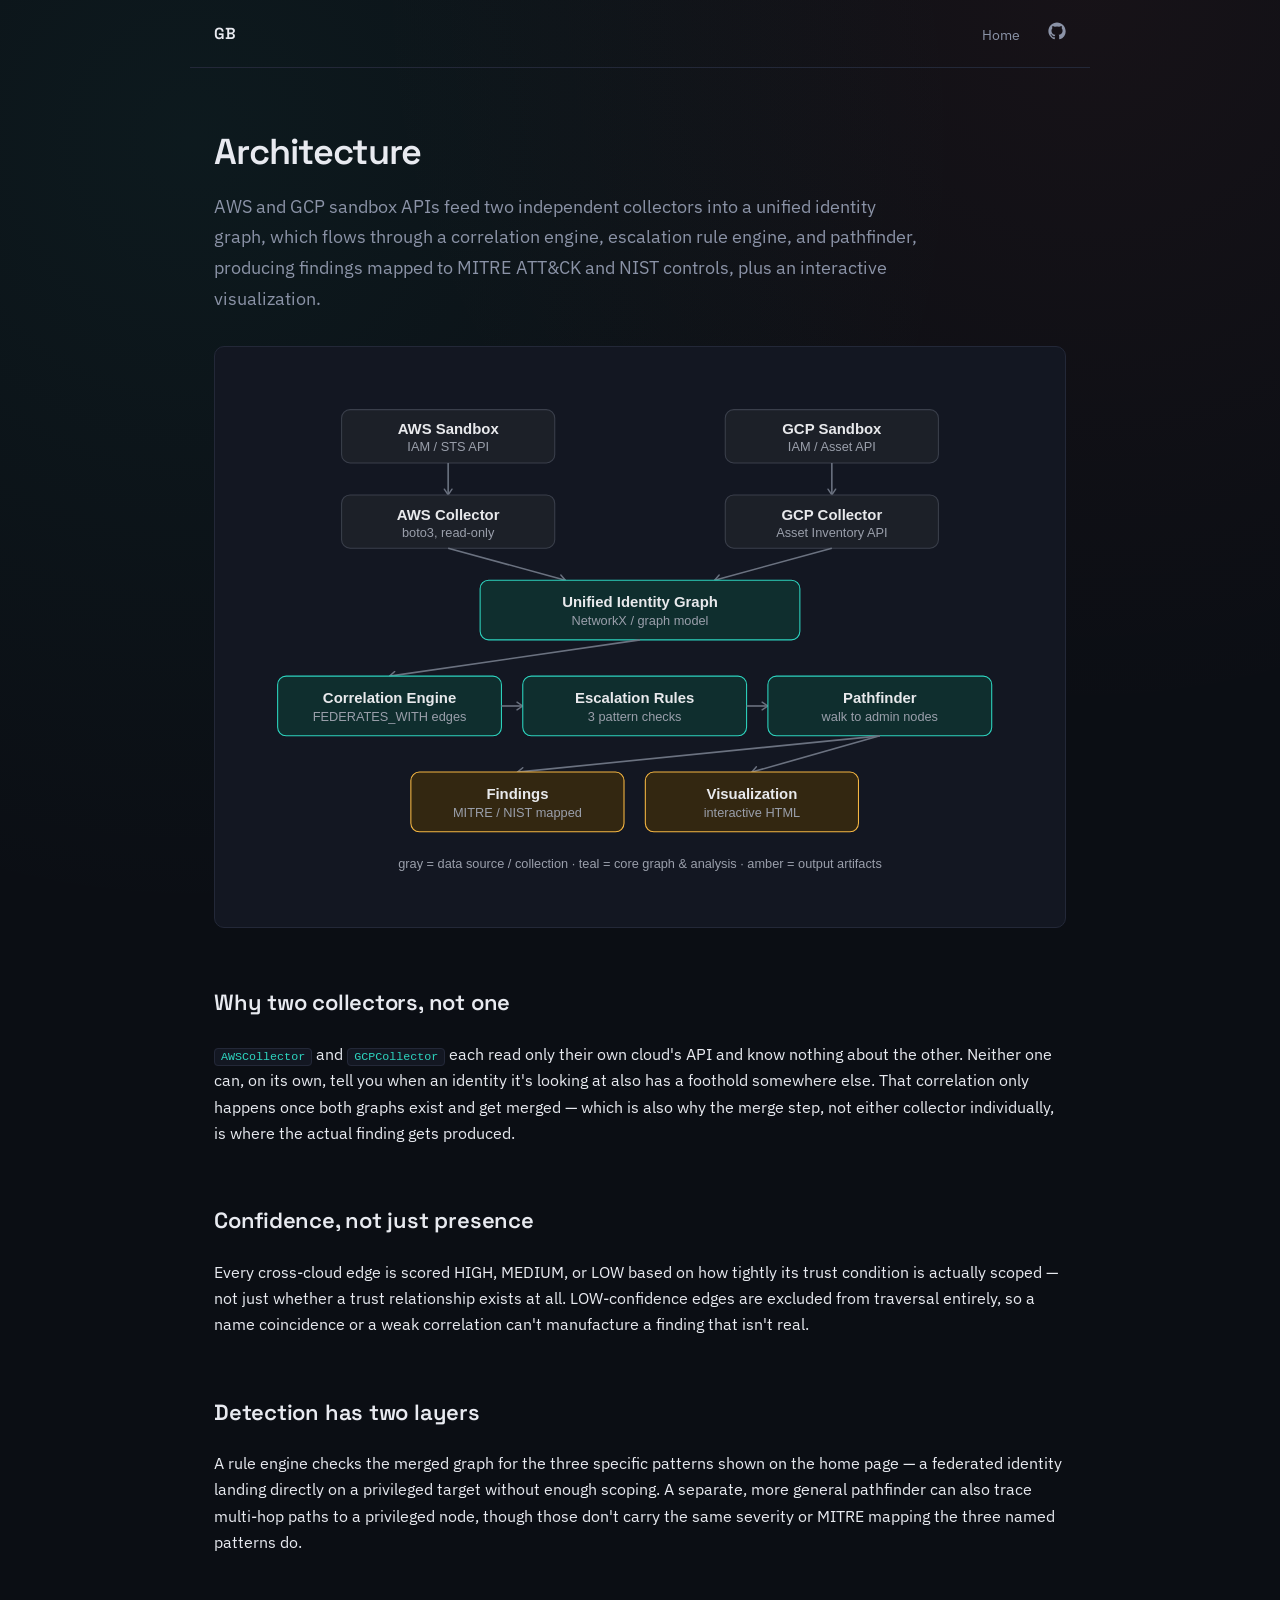
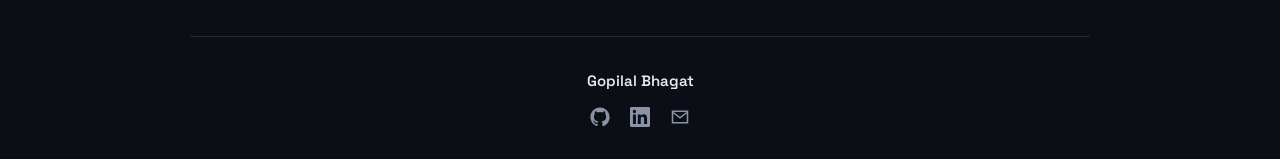
<file: docs/project.html>
<!DOCTYPE html>
<html lang="en">
<head>
<meta charset="UTF-8">
<meta name="viewport" content="width=device-width, initial-scale=1.0">
<title>Architecture — iam-crosscloud-privesc-pathfinder</title>
<link rel="stylesheet" href="style.css">
</head>
<body>
<header>
  <a href="index.html" style="text-decoration:none;color:inherit;"><strong>GB</strong></a>
  <nav>
    <a href="index.html">Home</a>
    <a href="https://github.com/g-bhagat/iam-crosscloud-privesc-pathfinder" aria-label="GitHub" title="GitHub" style="display:inline-flex;margin-left:24px;">
      <svg width="18" height="18" viewBox="0 0 24 24" fill="currentColor"><path d="M12 .5C5.65.5.5 5.65.5 12c0 5.08 3.29 9.39 7.86 10.91.57.1.78-.25.78-.55 0-.27-.01-1.17-.02-2.12-3.2.7-3.88-1.36-3.88-1.36-.52-1.34-1.28-1.69-1.28-1.69-1.04-.72.08-.7.08-.7 1.15.08 1.76 1.19 1.76 1.19 1.03 1.76 2.7 1.25 3.36.96.1-.75.4-1.25.73-1.54-2.55-.29-5.23-1.28-5.23-5.69 0-1.26.45-2.29 1.19-3.09-.12-.29-.52-1.46.11-3.05 0 0 .97-.31 3.18 1.18a11 11 0 0 1 5.79 0c2.2-1.49 3.17-1.18 3.17-1.18.64 1.59.24 2.76.12 3.05.74.8 1.18 1.83 1.18 3.09 0 4.42-2.69 5.4-5.25 5.68.41.36.78 1.06.78 2.14 0 1.55-.01 2.79-.01 3.17 0 .3.2.66.79.55A10.52 10.52 0 0 0 23.5 12C23.5 5.65 18.35.5 12 .5Z"/></svg>
    </a>
  </nav>
</header>

<main>
  <h1>Architecture</h1>
  <p class="lede">
    AWS and GCP sandbox APIs feed two independent collectors into a
    unified identity graph, which flows through a correlation engine,
    escalation rule engine, and pathfinder, producing findings mapped
    to MITRE ATT&amp;CK and NIST controls, plus an interactive
    visualization.
  </p>

  <div class="card">
    <img src="architecture-diagram.svg" alt="System architecture: AWS and GCP sandbox APIs feed dedicated collectors into a unified identity graph, which flows through a correlation engine, escalation rule engine, and pathfinder, producing findings mapped to MITRE ATT&amp;CK and NIST controls, plus an interactive visualization." style="width:100%;height:auto;">
  </div>

  <h2>Why two collectors, not one</h2>
  <p>
    <code>AWSCollector</code> and <code>GCPCollector</code> each read
    only their own cloud's API and know nothing about the other.
    Neither one can, on its own, tell you when an identity it's
    looking at also has a foothold somewhere else. That correlation
    only happens once both graphs exist and get merged — which is
    also why the merge step, not either collector individually, is
    where the actual finding gets produced.
  </p>

  <h2>Confidence, not just presence</h2>
  <p>
    Every cross-cloud edge is scored HIGH, MEDIUM, or LOW based on how
    tightly its trust condition is actually scoped — not just whether
    a trust relationship exists at all. LOW-confidence edges are
    excluded from traversal entirely, so a name coincidence or a weak
    correlation can't manufacture a finding that isn't real.
  </p>

  <h2>Detection has two layers</h2>
  <p>
    A rule engine checks the merged graph for the three specific
    patterns shown on the home page — a federated identity landing
    directly on a privileged target without enough scoping. A
    separate, more general pathfinder can also trace multi-hop paths
    to a privileged node, though those don't carry the same severity
    or MITRE mapping the three named patterns do.
  </p>

</main>

<footer>
  <div class="footer-name">Gopilal Bhagat</div>
  <div class="footer-icons">
    <a href="https://github.com/g-bhagat?tab=repositories" aria-label="GitHub" title="GitHub">
      <svg width="20" height="20" viewBox="0 0 24 24" fill="currentColor"><path d="M12 .5C5.65.5.5 5.65.5 12c0 5.08 3.29 9.39 7.86 10.91.57.1.78-.25.78-.55 0-.27-.01-1.17-.02-2.12-3.2.7-3.88-1.36-3.88-1.36-.52-1.34-1.28-1.69-1.28-1.69-1.04-.72.08-.7.08-.7 1.15.08 1.76 1.19 1.76 1.19 1.03 1.76 2.7 1.25 3.36.96.1-.75.4-1.25.73-1.54-2.55-.29-5.23-1.28-5.23-5.69 0-1.26.45-2.29 1.19-3.09-.12-.29-.52-1.46.11-3.05 0 0 .97-.31 3.18 1.18a11 11 0 0 1 5.79 0c2.2-1.49 3.17-1.18 3.17-1.18.64 1.59.24 2.76.12 3.05.74.8 1.18 1.83 1.18 3.09 0 4.42-2.69 5.4-5.25 5.68.41.36.78 1.06.78 2.14 0 1.55-.01 2.79-.01 3.17 0 .3.2.66.79.55A10.52 10.52 0 0 0 23.5 12C23.5 5.65 18.35.5 12 .5Z"/></svg>
    </a>
    <a href="https://www.linkedin.com/in/gopilal-bhagat/" aria-label="LinkedIn" title="LinkedIn">
      <svg width="20" height="20" viewBox="0 0 24 24" fill="currentColor"><path d="M20.45 20.45h-3.55v-5.57c0-1.33-.02-3.04-1.85-3.04-1.86 0-2.14 1.45-2.14 2.94v5.67H9.36V9h3.41v1.56h.05c.48-.9 1.64-1.85 3.38-1.85 3.61 0 4.28 2.38 4.28 5.47v6.27ZM5.34 7.43a2.06 2.06 0 1 1 0-4.12 2.06 2.06 0 0 1 0 4.12ZM7.12 20.45H3.56V9h3.56v11.45ZM22.22 0H1.77C.8 0 0 .78 0 1.75v20.5C0 23.22.8 24 1.77 24h20.45c.98 0 1.78-.78 1.78-1.75V1.75C24 .78 23.2 0 22.22 0Z"/></svg>
    </a>
    <a href="mailto:gopilalnb@gmail.com" aria-label="Email" title="Email">
      <svg width="20" height="20" viewBox="0 0 24 24" fill="none" stroke="currentColor" stroke-width="1.8"><path d="M3 5h18v14H3V5Z"/><path d="m3 6 9 7 9-7"/></svg>
    </a>
  </div>
</footer>
</body>
</html>
</file>
<file: docs/style.css>
@import url('https://fonts.googleapis.com/css2?family=Space+Grotesk:wght@500;600;700&family=IBM+Plex+Sans:wght@400;500;600&display=swap');

:root {
  --bg: #0b0e14;
  --surface: #131722;
  --surface-hover: #171c29;
  --border: #232838;
  --border-hover: #2f3650;
  --text: #e8eaf0;
  --text-muted: #8b93a7;
  --teal: #2dd4bf;
  --coral: #f0625a;
  --amber: #f5b942;
  --accent: var(--teal);
}

* { box-sizing: border-box; }

html { scroll-behavior: smooth; }

body {
  margin: 0;
  min-height: 100vh;
  display: flex;
  flex-direction: column;
  background: var(--bg);
  background-image:
    radial-gradient(circle at 15% 8%, rgba(45, 212, 191, 0.06), transparent 40%),
    radial-gradient(circle at 85% 0%, rgba(240, 98, 90, 0.05), transparent 35%);
  color: var(--text);
  font-family: 'IBM Plex Sans', -apple-system, "Segoe UI", Roboto, sans-serif;
  line-height: 1.65;
}

a { color: var(--teal); }

header {
  border-bottom: 1px solid var(--border);
  padding: 20px 24px;
  display: flex;
  justify-content: space-between;
  align-items: center;
  max-width: 900px;
  margin: 0 auto;
  width: 100%;
}

header strong {
  font-family: 'Space Grotesk', sans-serif;
  font-weight: 600;
  letter-spacing: -0.01em;
}

header nav a {
  color: var(--text-muted);
  text-decoration: none;
  margin-left: 24px;
  font-size: 14px;
  transition: color 0.15s ease;
}

header nav a:hover, header nav a[aria-current="page"] {
  color: var(--teal);
}

main {
  max-width: 900px;
  margin: 0 auto;
  padding: 64px 24px;
  width: 100%;
  flex: 1;
}

h1 {
  font-family: 'Space Grotesk', sans-serif;
  font-weight: 600;
  font-size: 36px;
  letter-spacing: -0.02em;
  line-height: 1.15;
  margin: 0 0 18px;
}

h2 {
  font-family: 'Space Grotesk', sans-serif;
  font-weight: 600;
  font-size: 22px;
  letter-spacing: -0.01em;
  margin-top: 56px;
  margin-bottom: 20px;
}

p.lede {
  color: var(--text-muted);
  font-size: 18px;
  max-width: 65ch;
  line-height: 1.7;
}

.card {
  background: var(--surface);
  border: 1px solid var(--border);
  border-radius: 10px;
  padding: 20px;
  margin-top: 32px;
}

table {
  width: 100%;
  border-collapse: collapse;
  margin-top: 24px;
  font-size: 14px;
}

th, td {
  text-align: left;
  padding: 10px 12px;
  border-bottom: 1px solid var(--border);
  vertical-align: top;
}

th {
  color: var(--text-muted);
  font-weight: 600;
  font-size: 12px;
}

code {
  background: var(--surface);
  border: 1px solid var(--border);
  border-radius: 4px;
  padding: 1px 6px;
  font-size: 0.9em;
  color: var(--teal);
}

.scenario h3 {
  font-family: 'Space Grotesk', sans-serif;
  font-size: 18px;
  font-weight: 600;
  margin-bottom: 8px;
}

.scenario img {
  width: 100%;
  height: auto;
  border-radius: 10px;
  border: 1px solid var(--border);
  margin: 16px 0;
}

footer {
  max-width: 900px;
  margin: 0 auto;
  padding: 32px 24px;
  color: var(--text-muted);
  font-size: 13px;
  border-top: 1px solid var(--border);
  width: 100%;
  text-align: center;
}

.footer-name {
  font-family: 'Space Grotesk', sans-serif;
  font-weight: 600;
  font-size: 15px;
  color: var(--text);
  margin-bottom: 14px;
}

.footer-icons {
  display: flex;
  justify-content: center;
  gap: 20px;
}

.footer-icons a {
  color: var(--text-muted);
  display: inline-flex;
  transition: color 0.15s ease;
}

.footer-icons a:hover {
  color: var(--teal);
}

.zoomable {
  cursor: zoom-in;
  transition: opacity 0.15s ease;
}

.zoomable:hover {
  opacity: 0.9;
}

#lightbox {
  display: none;
  position: fixed;
  inset: 0;
  background: rgba(0, 0, 0, 0.88);
  z-index: 1000;
  align-items: center;
  justify-content: center;
  cursor: zoom-out;
  padding: 32px;
}

#lightbox.active {
  display: flex;
}

#lightbox img {
  max-width: 100%;
  max-height: 100%;
  border-radius: 8px;
  box-shadow: 0 20px 60px rgba(0, 0, 0, 0.5);
}
</file>
